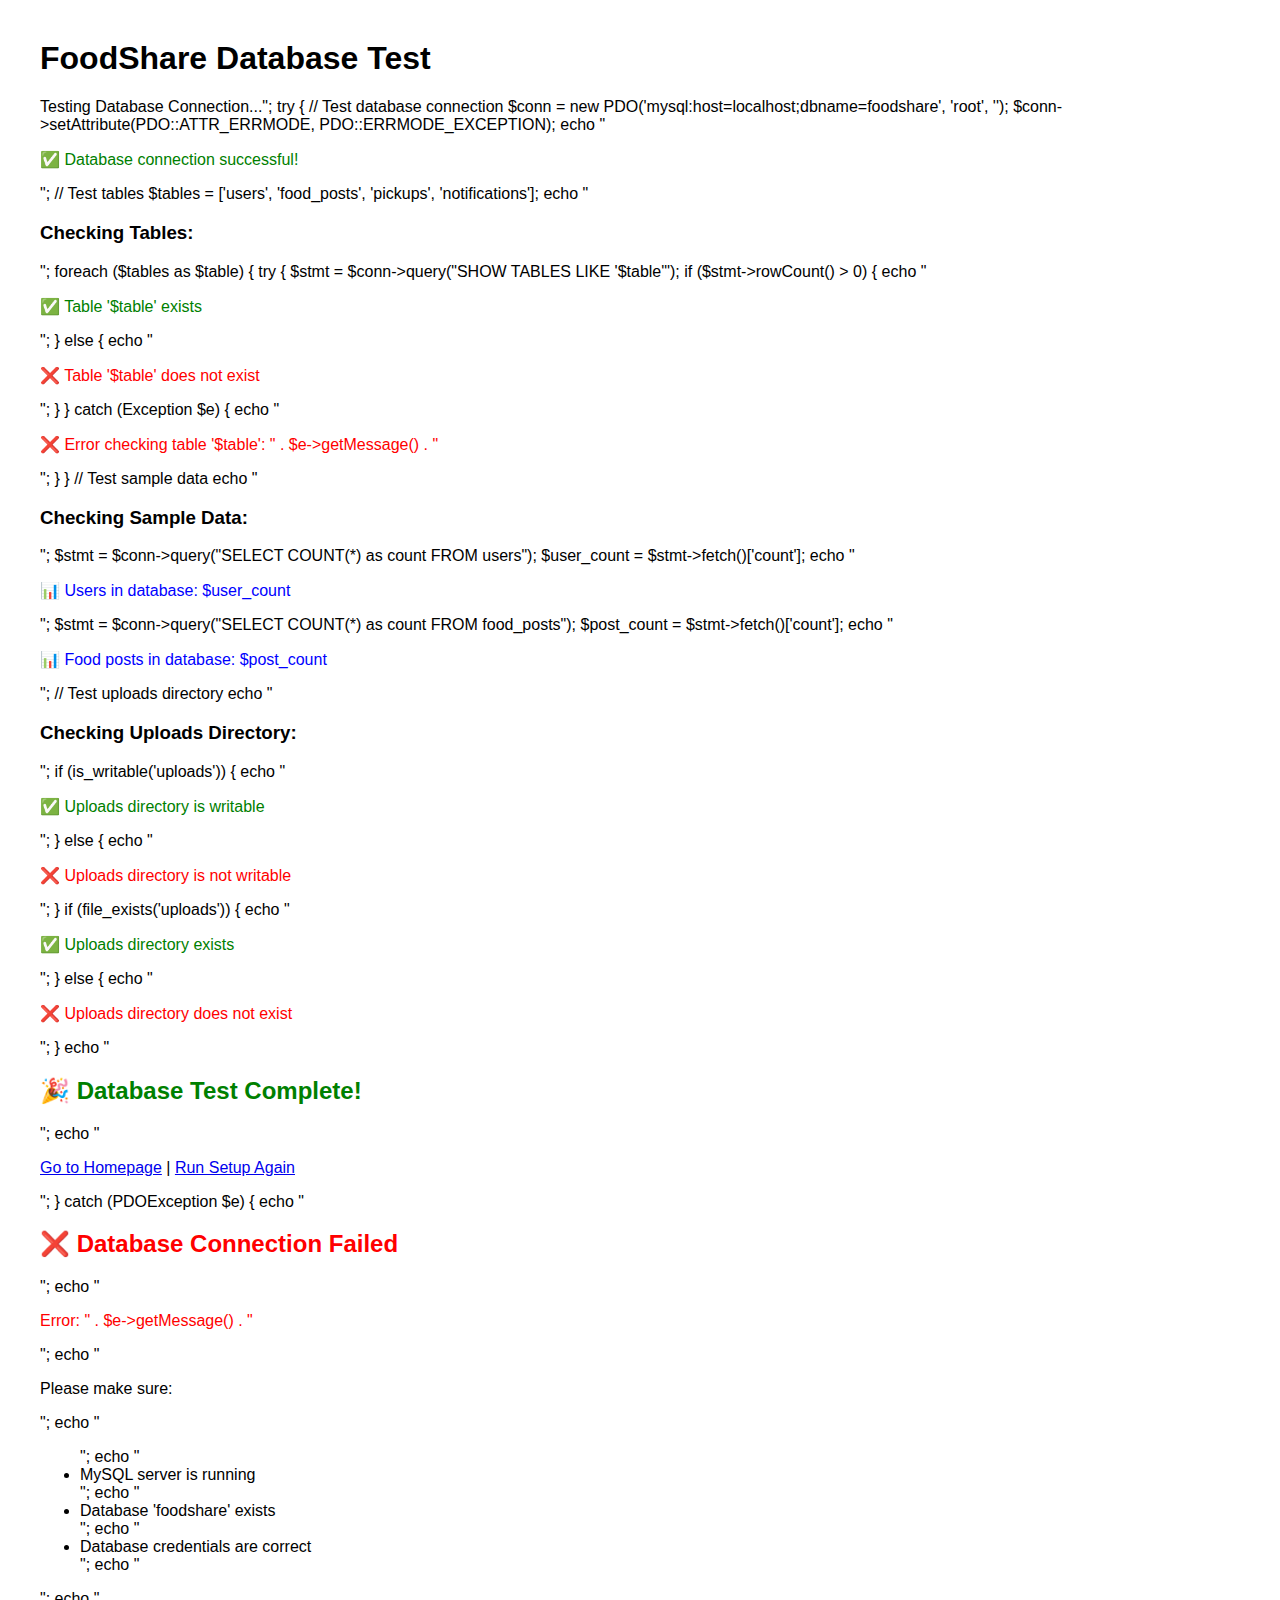
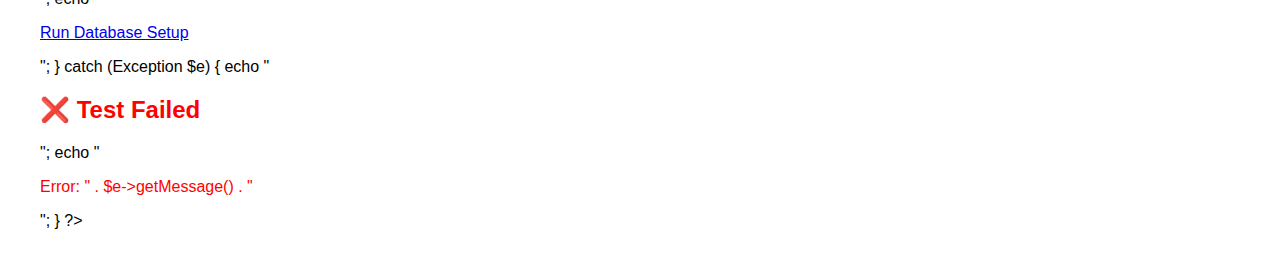
<file: database_test.html>
<!DOCTYPE html>
<html lang="en">
<head>
    <meta charset="UTF-8">
    <meta name="viewport" content="width=device-width, initial-scale=1.0">
    <title>Database Test - FoodShare</title>
    <style>
        body { font-family: Arial, sans-serif; margin: 40px; }
        .success { color: green; }
        .error { color: red; }
        .info { color: blue; }
    </style>
</head>
<body>
    <h1>FoodShare Database Test</h1>

    <?php
    echo "<h2>Testing Database Connection...</h2>";

    try {
        // Test database connection
        $conn = new PDO('mysql:host=localhost;dbname=foodshare', 'root', '');
        $conn->setAttribute(PDO::ATTR_ERRMODE, PDO::ERRMODE_EXCEPTION);
        echo "<p class='success'>✅ Database connection successful!</p>";

        // Test tables
        $tables = ['users', 'food_posts', 'pickups', 'notifications'];
        echo "<h3>Checking Tables:</h3>";

        foreach ($tables as $table) {
            try {
                $stmt = $conn->query("SHOW TABLES LIKE '$table'");
                if ($stmt->rowCount() > 0) {
                    echo "<p class='success'>✅ Table '$table' exists</p>";
                } else {
                    echo "<p class='error'>❌ Table '$table' does not exist</p>";
                }
            } catch (Exception $e) {
                echo "<p class='error'>❌ Error checking table '$table': " . $e->getMessage() . "</p>";
            }
        }

        // Test sample data
        echo "<h3>Checking Sample Data:</h3>";
        $stmt = $conn->query("SELECT COUNT(*) as count FROM users");
        $user_count = $stmt->fetch()['count'];
        echo "<p class='info'>📊 Users in database: $user_count</p>";

        $stmt = $conn->query("SELECT COUNT(*) as count FROM food_posts");
        $post_count = $stmt->fetch()['count'];
        echo "<p class='info'>📊 Food posts in database: $post_count</p>";

        // Test uploads directory
        echo "<h3>Checking Uploads Directory:</h3>";
        if (is_writable('uploads')) {
            echo "<p class='success'>✅ Uploads directory is writable</p>";
        } else {
            echo "<p class='error'>❌ Uploads directory is not writable</p>";
        }

        if (file_exists('uploads')) {
            echo "<p class='success'>✅ Uploads directory exists</p>";
        } else {
            echo "<p class='error'>❌ Uploads directory does not exist</p>";
        }

        echo "<h2 class='success'>🎉 Database Test Complete!</h2>";
        echo "<p><a href='index.php'>Go to Homepage</a> | <a href='setup_database_fixed.php'>Run Setup Again</a></p>";

    } catch (PDOException $e) {
        echo "<h2 class='error'>❌ Database Connection Failed</h2>";
        echo "<p class='error'>Error: " . $e->getMessage() . "</p>";
        echo "<p>Please make sure:</p>";
        echo "<ul>";
        echo "<li>MySQL server is running</li>";
        echo "<li>Database 'foodshare' exists</li>";
        echo "<li>Database credentials are correct</li>";
        echo "</ul>";
        echo "<p><a href='setup_database_fixed.php'>Run Database Setup</a></p>";
    } catch (Exception $e) {
        echo "<h2 class='error'>❌ Test Failed</h2>";
        echo "<p class='error'>Error: " . $e->getMessage() . "</p>";
    }
    ?>
</body>
</html>
</file>
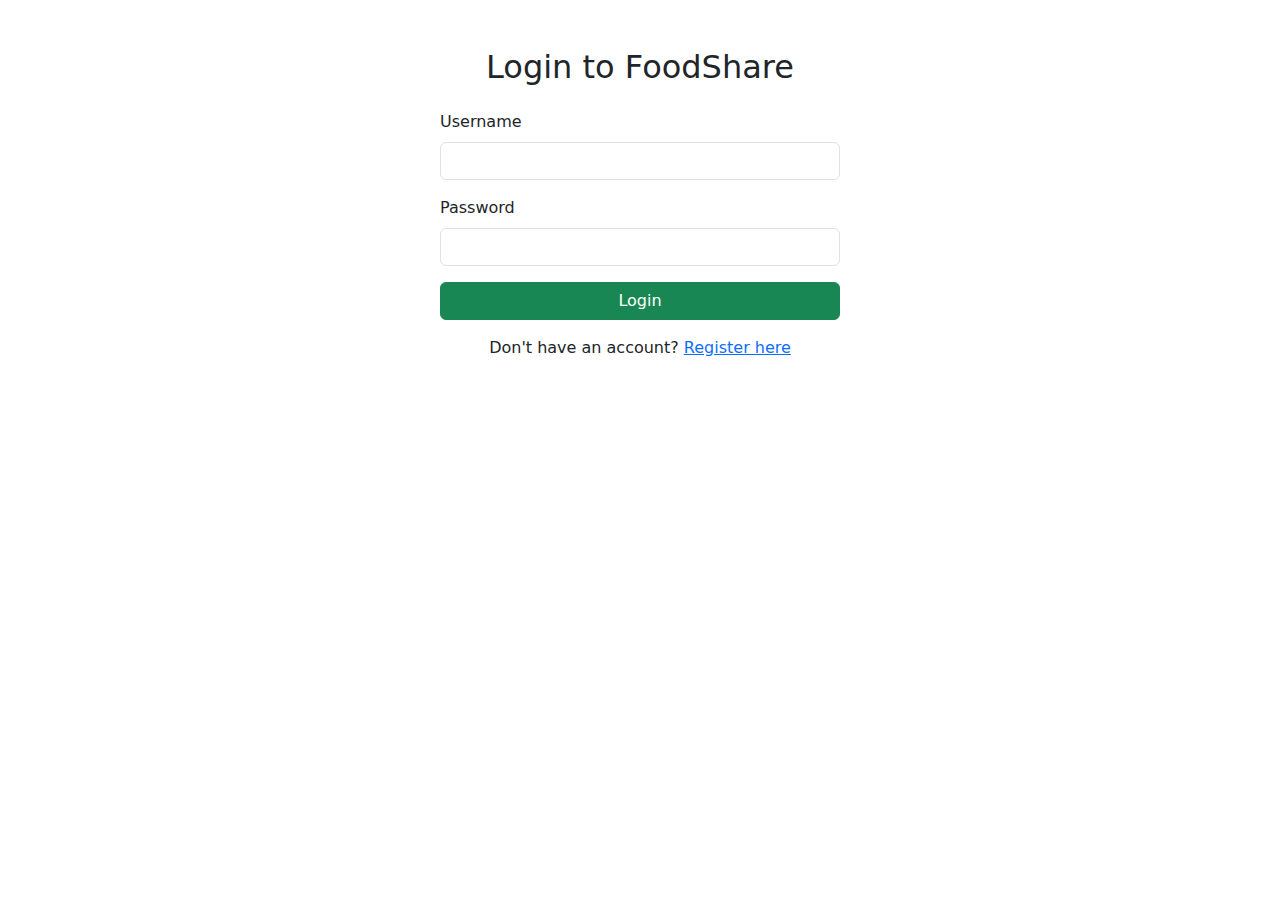
<file: login.html>
<!DOCTYPE html>
<html lang="en">
<head>
<meta charset="UTF-8" />
<meta name="viewport" content="width=device-width, initial-scale=1" />
<title>Login - FoodShare</title>
<link href="https://cdn.jsdelivr.net/npm/bootstrap@5.3.0/dist/css/bootstrap.min.css" rel="stylesheet" />
</head>
<body>
<div class="container mt-5">
  <h2 class="mb-4 text-center">Login to FoodShare</h2>
  <form action="login.php" method="POST" class="mx-auto" style="max-width: 400px;">
    <div class="mb-3">
      <label for="username" class="form-label">Username</label>
      <input type="text" id="username" name="username" class="form-control" required />
    </div>
    <div class="mb-3">
      <label for="password" class="form-label">Password</label>
      <input type="password" id="password" name="password" class="form-control" required />
    </div>
    <button type="submit" class="btn btn-success w-100">Login</button>
  </form>
  <p class="text-center mt-3">Don't have an account? <a href="register.html">Register here</a></p>
</div>
</body>
</html>
</file>
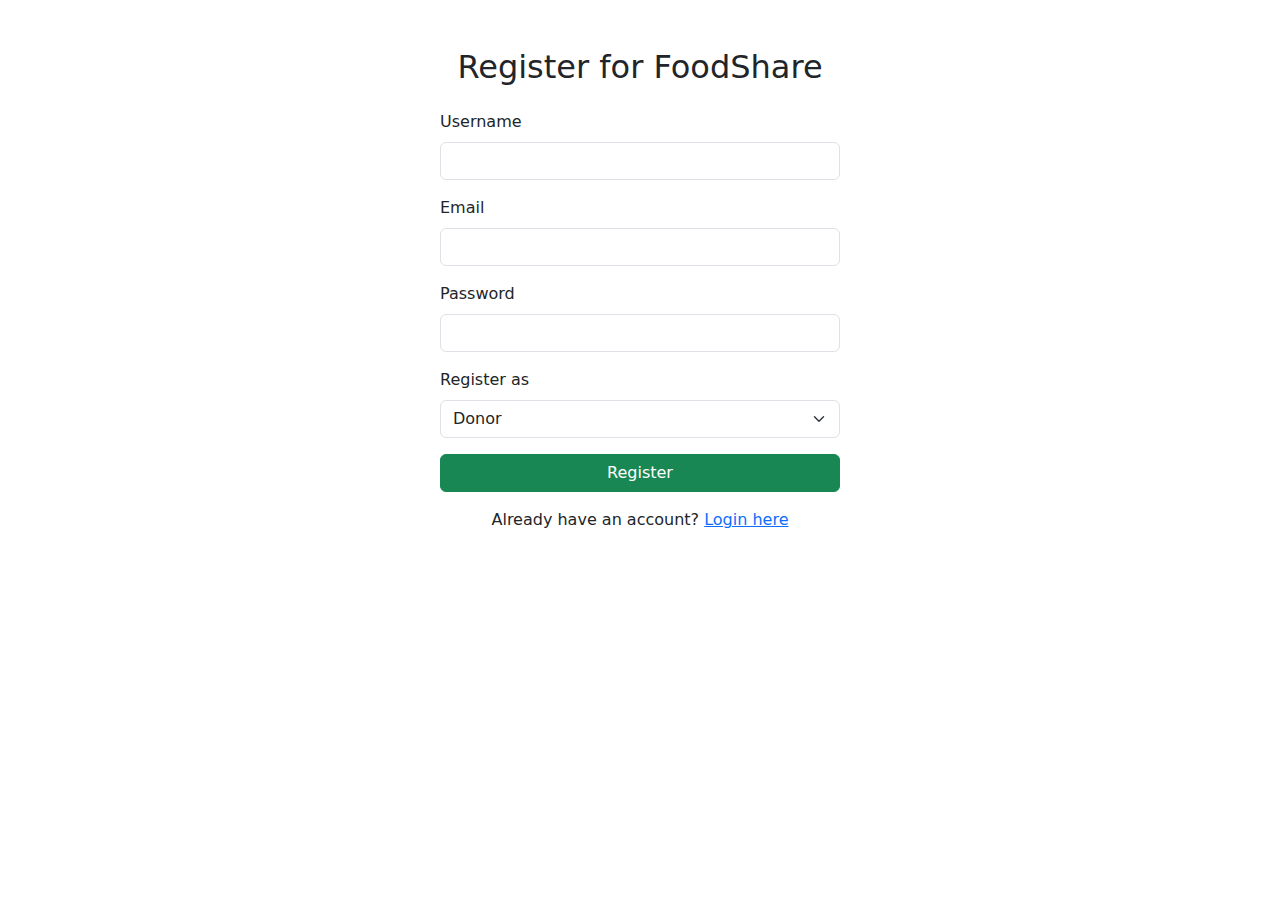
<file: register.html>
<!DOCTYPE html>
<html lang="en">
<head>
<meta charset="UTF-8" />
<meta name="viewport" content="width=device-width, initial-scale=1" />
<title>Register - FoodShare</title>
<link href="https://cdn.jsdelivr.net/npm/bootstrap@5.3.0/dist/css/bootstrap.min.css" rel="stylesheet" />
</head>
<body>
<div class="container mt-5">
  <h2 class="mb-4 text-center">Register for FoodShare</h2>
  <form action="register.php" method="POST" class="mx-auto" style="max-width: 400px;">
    <div class="mb-3">
      <label for="username" class="form-label">Username</label>
      <input type="text" id="username" name="username" class="form-control" required />
    </div>
    <div class="mb-3">
      <label for="email" class="form-label">Email</label>
      <input type="email" id="email" name="email" class="form-control" required />
    </div>
    <div class="mb-3">
      <label for="password" class="form-label">Password</label>
      <input type="password" id="password" name="password" class="form-control" required />
    </div>
    <div class="mb-3">
      <label for="role" class="form-label">Register as</label>
      <select id="role" name="role" class="form-select" required>
        <option value="donor">Donor</option>
        <option value="receiver">Receiver</option>
      </select>
    </div>
    <button type="submit" class="btn btn-success w-100">Register</button>
  </form>
  <p class="text-center mt-3">Already have an account? <a href="login.html">Login here</a></p>
</div>
</body>
</html>
</file>
